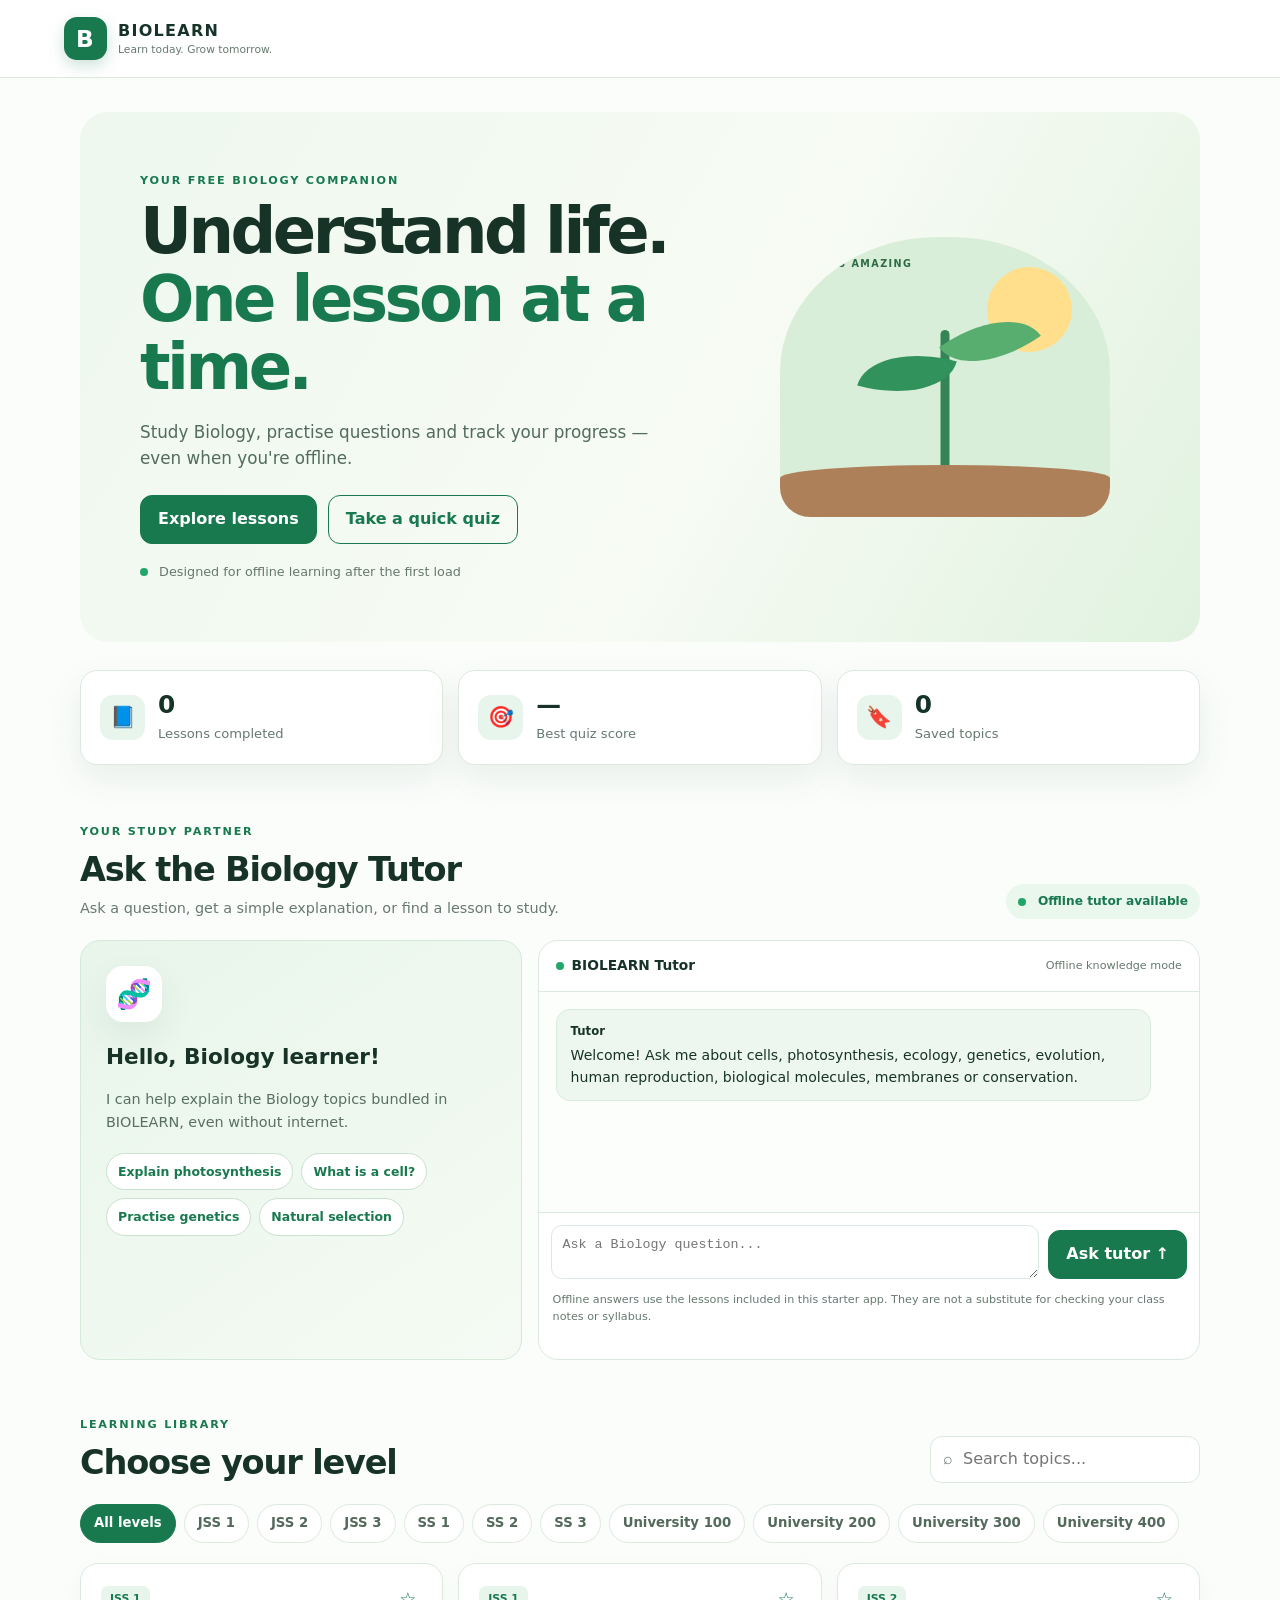
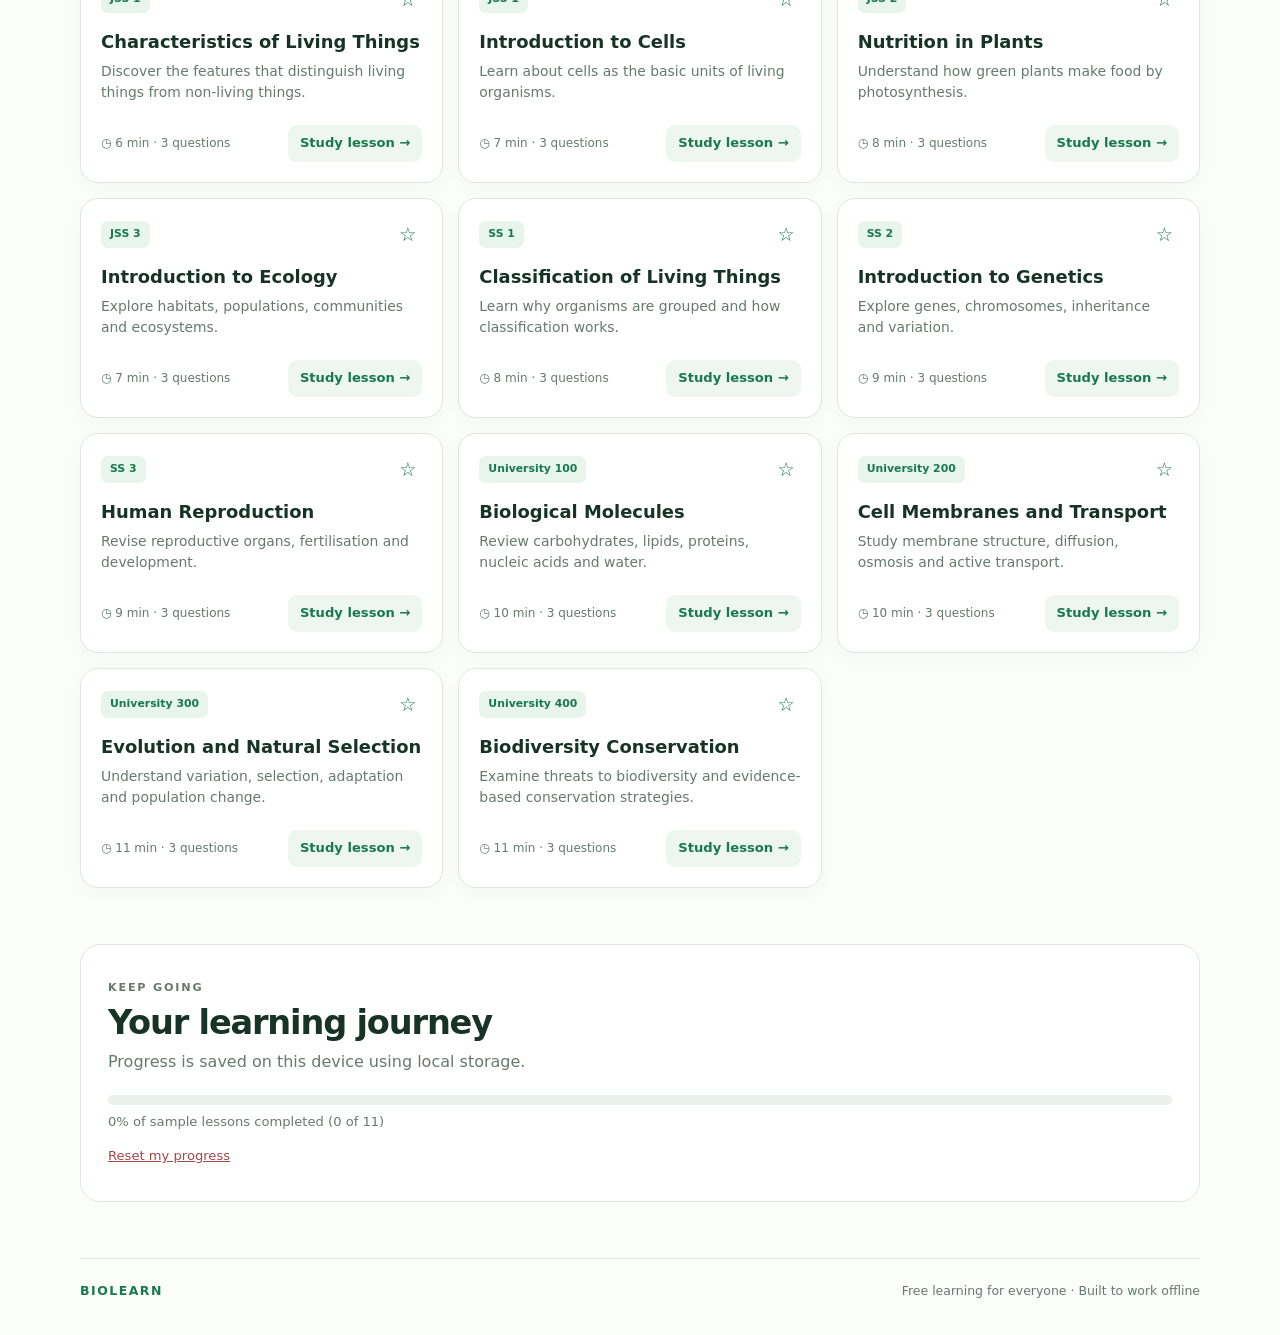
<file: index.html>
<!doctype html>
<html lang="en">
<head>
  <meta charset="utf-8">
  <meta name="viewport" content="width=device-width, initial-scale=1">
  <meta name="theme-color" content="#18794e">
  <meta name="description" content="Free offline Biology lessons and quizzes for Nigerian learners.">
  <title>BIOLEARN — Biology, made easier</title>
  <link rel="manifest" href="manifest.json">
  <link rel="icon" href="icon.svg" type="image/svg+xml">
  <link rel="stylesheet" href="styles.css">
</head>
<body>
  <header class="topbar">
    <a class="brand" href="#" aria-label="BIOLEARN home"><span class="brand-mark">B</span><span>BIOLEARN<small>Learn today. Grow tomorrow.</small></span></a>
    <button id="installBtn" class="button button-light hidden" type="button">Install app</button>
  </header>

  <main class="container">
    <section class="hero">
      <div>
        <p class="eyebrow">YOUR FREE BIOLOGY COMPANION</p>
        <h1>Understand life.<br><span>One lesson at a time.</span></h1>
        <p class="hero-copy">Study Biology, practise questions and track your progress — even when you're offline.</p>
        <div class="hero-actions">
          <button class="button" id="startLearningBtn" type="button">Explore lessons</button>
          <button class="button button-outline" id="dailyQuizBtn" type="button">Take a quick quiz</button>
        </div>
        <p class="offline-note"><span class="status-dot"></span> Designed for offline learning after the first load</p>
      </div>
      <div class="hero-art" aria-label="Illustration of a plant growing from soil">
        <div class="sun"></div><div class="leaf leaf-one"></div><div class="leaf leaf-two"></div>
        <div class="stem"></div><div class="soil"></div>
        <div class="art-label">LIFE IS AMAZING</div>
      </div>
    </section>

    <section class="stats-grid" aria-label="Your learning progress">
      <article class="stat-card"><span class="stat-icon">📘</span><div><strong id="lessonsDone">0</strong><span>Lessons completed</span></div></article>
      <article class="stat-card"><span class="stat-icon">🎯</span><div><strong id="bestScore">—</strong><span>Best quiz score</span></div></article>
      <article class="stat-card"><span class="stat-icon">🔖</span><div><strong id="savedCount">0</strong><span>Saved topics</span></div></article>
    </section>


    <section class="section tutor-section" id="tutorSection">
      <div class="section-heading"><div><p class="eyebrow">YOUR STUDY PARTNER</p><h2>Ask the Biology Tutor</h2><p class="section-subtitle">Ask a question, get a simple explanation, or find a lesson to study.</p></div><span class="offline-pill"><span class="status-dot"></span> Offline tutor available</span></div>
      <div class="tutor-layout">
        <div class="tutor-welcome">
          <div class="tutor-avatar">🧬</div>
          <h3>Hello, Biology learner!</h3>
          <p>I can help explain the Biology topics bundled in BIOLEARN, even without internet.</p>
          <div class="tutor-suggestions">
            <button type="button" class="suggestion-chip" data-prompt="Explain photosynthesis in simple words">Explain photosynthesis</button>
            <button type="button" class="suggestion-chip" data-prompt="What is a cell?">What is a cell?</button>
            <button type="button" class="suggestion-chip" data-prompt="Quiz me about genetics">Practise genetics</button>
            <button type="button" class="suggestion-chip" data-prompt="Explain natural selection">Natural selection</button>
          </div>
        </div>
        <div class="tutor-chat">
          <div class="chat-topline"><span class="chat-live-dot"></span><strong>BIOLEARN Tutor</strong><span id="tutorModeLabel">Offline knowledge mode</span></div>
          <div id="tutorMessages" class="tutor-messages" aria-live="polite">
            <div class="chat-message tutor-message"><strong>Tutor</strong><p>Welcome! Ask me about cells, photosynthesis, ecology, genetics, evolution, human reproduction, biological molecules, membranes or conservation.</p></div>
          </div>
          <form id="tutorForm" class="tutor-form">
            <label class="sr-only" for="tutorInput">Ask a Biology question</label>
            <textarea id="tutorInput" rows="2" maxlength="800" placeholder="Ask a Biology question..." required></textarea>
            <button class="button" type="submit" id="tutorSendBtn">Ask tutor ↑</button>
          </form>
          <p class="tutor-disclaimer">Offline answers use the lessons included in this starter app. They are not a substitute for checking your class notes or syllabus.</p>
        </div>
      </div>
    </section>

    <section class="section" id="learnSection">
      <div class="section-heading"><div><p class="eyebrow">LEARNING LIBRARY</p><h2>Choose your level</h2></div><label class="search-wrap"><span>⌕</span><input id="searchInput" type="search" placeholder="Search topics..." aria-label="Search topics"></label></div>
      <div class="filters" id="levelFilters" aria-label="Filter by level"></div>
      <div id="lessonGrid" class="lesson-grid"></div>
      <p id="emptyMessage" class="empty-message hidden">No topics found. Try another search or level.</p>
    </section>

    <section class="section progress-panel">
      <div><p class="eyebrow">KEEP GOING</p><h2>Your learning journey</h2><p>Progress is saved on this device using local storage.</p></div>
      <div class="progress-track"><div id="progressBar" class="progress-fill"></div></div>
      <p id="progressText" class="progress-text">0% of sample lessons completed</p>
      <button id="resetProgressBtn" class="text-button" type="button">Reset my progress</button>
    </section>
    <footer><span class="brand-mini">BIOLEARN</span><span>Free learning for everyone · Built to work offline</span></footer>
  </main>

  <dialog id="lessonDialog" class="modal">
    <div class="modal-header"><div><p class="eyebrow" id="modalLevel"></p><h2 id="modalTitle">Lesson title</h2></div><button class="icon-button" id="closeLessonBtn" aria-label="Close lesson">✕</button></div>
    <div id="modalBody" class="lesson-body"></div>
    <div class="modal-actions"><button id="bookmarkBtn" class="button button-outline" type="button">☆ Save topic</button><button id="markCompleteBtn" class="button" type="button">Mark complete</button><button id="startTopicQuizBtn" class="button button-dark" type="button">Take topic quiz</button></div>
  </dialog>

  <dialog id="quizDialog" class="modal quiz-modal">
    <div class="modal-header"><div><p class="eyebrow">PRACTICE TIME</p><h2 id="quizTitle">Biology quiz</h2></div><button class="icon-button" id="closeQuizBtn" aria-label="Close quiz">✕</button></div>
    <div id="quizBody"></div>
  </dialog>
  <script src="app.js" defer></script>
</body>
</html>
</file>
<file: styles.css>
:root{--green:#18794e;--green-dark:#105c3a;--green-soft:#e8f5ec;--mint:#f4faf5;--ink:#173328;--muted:#66796f;--line:#dce9df;--white:#fff;--gold:#f3bd52;--shadow:0 14px 35px rgba(24,76,48,.08)}
*{box-sizing:border-box}html{scroll-behavior:smooth}body{margin:0;background:#fbfdfb;color:var(--ink);font-family:Inter,ui-sans-serif,system-ui,-apple-system,BlinkMacSystemFont,"Segoe UI",sans-serif;line-height:1.55}button,input{font:inherit}button{cursor:pointer}.topbar{height:78px;display:flex;align-items:center;justify-content:space-between;padding:0 max(5vw,20px);background:#fff;border-bottom:1px solid var(--line)}.brand{display:flex;align-items:center;gap:11px;color:var(--ink);font-weight:850;letter-spacing:.08em;text-decoration:none}.brand-mark{display:grid;place-items:center;background:var(--green);color:#fff;border-radius:13px;width:43px;height:43px;font-size:1.45rem;box-shadow:0 6px 15px #18794e35}.brand small{display:block;color:var(--muted);font-size:.67rem;font-weight:500;letter-spacing:0;margin-top:-2px}.container{width:min(1120px,90%);margin:auto}.hero{margin:34px 0 28px;padding:clamp(28px,5vw,60px);border-radius:28px;background:linear-gradient(120deg,#eef8ef 0%,#f7fbf4 57%,#e0f2df 100%);display:grid;grid-template-columns:1.2fr .8fr;align-items:center;gap:25px;overflow:hidden}.eyebrow{font-size:.7rem;letter-spacing:.16em;font-weight:800;color:var(--green);margin:0 0 9px}.hero h1{font-size:clamp(2.3rem,5vw,4.1rem);letter-spacing:-.055em;line-height:1.06;margin:0 0 17px}.hero h1 span{color:var(--green)}.hero-copy{max-width:530px;color:#526b5b;font-size:1.05rem}.hero-actions{display:flex;gap:11px;flex-wrap:wrap;margin-top:24px}.button{border:1px solid var(--green);background:var(--green);color:#fff;border-radius:12px;padding:11px 17px;font-weight:750;transition:.2s}.button:hover{background:var(--green-dark);transform:translateY(-1px)}.button-light{background:#fff;color:var(--green)}.button-light:hover{color:#fff}.button-outline{background:transparent;color:var(--green)}.button-outline:hover{color:#fff}.button-dark{background:#173328;border-color:#173328}.offline-note{font-size:.8rem;color:var(--muted);margin:18px 0 0}.status-dot{display:inline-block;width:8px;height:8px;background:#22a568;border-radius:50%;margin-right:7px}.hero-art{height:280px;max-width:330px;width:100%;justify-self:center;position:relative;border-radius:48% 48% 30px 30px;background:#d9eed8;overflow:hidden}.sun{position:absolute;width:85px;height:85px;background:#ffdf8b;border-radius:50%;top:30px;right:38px}.stem{position:absolute;width:9px;height:145px;background:#358455;left:50%;bottom:42px;border-radius:10px;transform:translateX(-50%)}.leaf{position:absolute;width:90px;height:49px;background:#32925c;border-radius:100% 0 100% 0;z-index:2}.leaf-one{left:calc(50% - 83px);top:112px;transform:rotate(15deg)}.leaf-two{left:50%;top:80px;transform:rotate(-35deg) scaleX(-1);background:#58ae6e}.soil{position:absolute;height:52px;left:0;right:0;bottom:0;background:#ad8059;border-radius:50% 50% 0 0/25% 25% 0 0}.art-label{position:absolute;top:20px;left:20px;color:#2e6b45;font-size:.6rem;letter-spacing:.15em;font-weight:900}.stats-grid{display:grid;grid-template-columns:repeat(3,1fr);gap:15px;margin:22px 0 58px}.stat-card{display:flex;align-items:center;gap:13px;background:#fff;border:1px solid var(--line);border-radius:17px;padding:19px;box-shadow:var(--shadow)}.stat-icon{display:grid;place-items:center;background:var(--green-soft);width:45px;height:45px;border-radius:13px;font-size:1.3rem}.stat-card strong{display:block;font-size:1.55rem;line-height:1.25}.stat-card span:last-child{font-size:.82rem;color:var(--muted)}.section{margin:0 0 56px}.section-heading{display:flex;justify-content:space-between;align-items:end;gap:18px;margin-bottom:21px}.section h2,.modal h2{font-size:clamp(1.5rem,3vw,2.1rem);letter-spacing:-.035em;line-height:1.2;margin:0}.search-wrap{display:flex;align-items:center;gap:8px;background:#fff;border:1px solid var(--line);border-radius:12px;padding:9px 12px;min-width:min(270px,100%);color:var(--muted)}.search-wrap input{border:0;outline:0;background:transparent;width:100%;min-width:0}.filters{display:flex;gap:8px;flex-wrap:wrap;margin-bottom:20px}.filter-btn{border:1px solid var(--line);background:#fff;color:#53695b;padding:8px 13px;border-radius:999px;font-size:.83rem;font-weight:700}.filter-btn.active,.filter-btn:hover{background:var(--green);border-color:var(--green);color:#fff}.lesson-grid{display:grid;grid-template-columns:repeat(3,1fr);gap:15px}.lesson-card{background:#fff;border:1px solid var(--line);border-radius:18px;padding:20px;display:flex;flex-direction:column;min-height:220px;transition:.2s;box-shadow:0 5px 18px #184c3008}.lesson-card:hover{transform:translateY(-3px);box-shadow:var(--shadow);border-color:#a9d3b5}.card-top{display:flex;justify-content:space-between;align-items:center;gap:10px}.level-tag{font-size:.68rem;font-weight:800;color:var(--green);background:var(--green-soft);padding:5px 9px;border-radius:7px}.bookmark-small{border:0;background:transparent;font-size:1.2rem;color:var(--green)}.lesson-card h3{font-size:1.12rem;margin:15px 0 7px;line-height:1.3}.lesson-card p{font-size:.87rem;color:var(--muted);margin:0 0 18px}.card-bottom{display:flex;align-items:center;justify-content:space-between;gap:8px;margin-top:auto}.read-time{font-size:.75rem;color:var(--muted)}.small-button{border:0;background:#edf7ef;color:var(--green);border-radius:9px;padding:8px 12px;font-size:.82rem;font-weight:800}.empty-message{padding:30px;text-align:center;color:var(--muted)}.progress-panel{padding:27px;background:#fff;border:1px solid var(--line);border-radius:20px}.progress-panel p{color:var(--muted);margin:7px 0}.progress-track{height:10px;background:#eaf1eb;border-radius:999px;overflow:hidden;margin-top:20px}.progress-fill{height:100%;width:0;background:linear-gradient(90deg,#18794e,#61bc7b);border-radius:999px;transition:width .3s}.progress-text{font-size:.82rem}.text-button{border:0;background:none;color:#a34747;text-decoration:underline;padding:7px 0;font-size:.82rem}footer{display:flex;justify-content:space-between;gap:15px;padding:22px 0 35px;border-top:1px solid var(--line);font-size:.78rem;color:var(--muted)}.brand-mini{font-weight:900;color:var(--green);letter-spacing:.12em}.modal{width:min(720px,calc(100% - 24px));max-height:88vh;border:1px solid var(--line);border-radius:20px;padding:0;box-shadow:0 25px 100px #102c1d40;color:var(--ink)}.modal::backdrop{background:#0c2016a6;backdrop-filter:blur(3px)}.modal-header{display:flex;align-items:flex-start;justify-content:space-between;gap:18px;padding:24px 25px 18px;border-bottom:1px solid var(--line)}.icon-button{border:1px solid var(--line);background:#fff;border-radius:10px;width:37px;height:37px;color:var(--ink);font-size:1rem}.lesson-body{padding:22px 25px;max-height:54vh;overflow:auto}.lesson-body h3{margin:22px 0 8px}.lesson-body p,.lesson-body li{color:#4e6255}.lesson-body li{margin:6px 0}.diagram{background:#eff8ef;border:1px solid #d4e9d7;border-radius:15px;padding:18px;margin:17px 0;text-align:center}.cell-diagram{width:190px;height:135px;border:3px solid #479b66;border-radius:50%;margin:12px auto;background:#d7f0d8;display:grid;place-items:center;position:relative;color:#1a6139;font-weight:800}.cell-diagram:before{content:"";position:absolute;width:35px;height:35px;border-radius:50%;background:#8db7e3;border:2px solid #4578a5;left:47px;top:45px}.cell-diagram:after{content:"";position:absolute;width:20px;height:12px;border-radius:50%;background:#6ebc76;right:36px;top:28px;box-shadow:-12px 57px #6ebc76,24px 30px #6ebc76}.diagram small{display:block;color:#53695b}.modal-actions{padding:17px 25px 23px;display:flex;flex-wrap:wrap;gap:9px;border-top:1px solid var(--line)}.quiz-modal{width:min(640px,calc(100% - 24px))}#quizBody{padding:23px 25px 28px}.quiz-progress{height:6px;background:#eaf1eb;border-radius:20px;margin:12px 0 22px;overflow:hidden}.quiz-progress div{height:100%;background:var(--green)}.question-count{color:var(--green);font-weight:800;font-size:.78rem}.question-text{font-size:1.15rem;font-weight:800;margin:10px 0 18px}.answer-option{display:flex;align-items:flex-start;gap:10px;padding:12px 13px;border:1px solid var(--line);border-radius:12px;margin:9px 0;cursor:pointer}.answer-option:hover{background:#f5faf5}.answer-option input{margin-top:5px;accent-color:var(--green)}.answer-option.correct{border-color:#3b9d61;background:#edf9ef}.answer-option.wrong{border-color:#d26b6b;background:#fff2f2}.explanation{padding:13px;background:#f0f8f1;border-radius:11px;margin-top:14px;color:#345641;font-size:.9rem}.quiz-controls{display:flex;justify-content:space-between;align-items:center;gap:10px;margin-top:18px}.result-box{text-align:center;padding:18px}.result-score{font-size:3rem;font-weight:900;color:var(--green);letter-spacing:-.05em}.hidden{display:none!important}
@media(max-width:760px){.hero{grid-template-columns:1fr;padding:30px 23px}.hero-art{height:205px;width:220px;justify-self:center}.hero h1{font-size:2.6rem}.stats-grid{gap:8px;margin-bottom:42px}.stat-card{padding:12px 9px;gap:8px;align-items:flex-start}.stat-icon{width:34px;height:34px;font-size:1rem;border-radius:10px}.stat-card strong{font-size:1.2rem}.stat-card span:last-child{font-size:.7rem}.section-heading{align-items:stretch;flex-direction:column}.search-wrap{min-width:0}.lesson-grid{grid-template-columns:repeat(2,minmax(0,1fr));gap:10px}.lesson-card{padding:14px;min-height:225px}.lesson-card h3{font-size:1rem}.lesson-card p{font-size:.8rem}.card-bottom{align-items:flex-start;flex-direction:column}.small-button{width:100%}.modal-actions .button{flex:1;min-width:130px}.modal-header,.lesson-body,#quizBody{padding-left:18px;padding-right:18px}footer{flex-direction:column}}
@media(max-width:410px){.lesson-grid{grid-template-columns:1fr}.lesson-card{min-height:0}.card-bottom{flex-direction:row;align-items:center}.small-button{width:auto}.hero h1{font-size:2.25rem}.stat-card{flex-direction:column}.stats-grid{align-items:stretch}}


/* Offline Biology tutor */
.section-subtitle{color:var(--muted);margin:7px 0 0;font-size:.9rem}.offline-pill{display:inline-flex;align-items:center;gap:5px;white-space:nowrap;padding:8px 12px;background:#eaf7ed;color:var(--green);border-radius:999px;font-size:.76rem;font-weight:800}.tutor-layout{display:grid;grid-template-columns:.8fr 1.2fr;gap:16px;align-items:stretch}.tutor-welcome{background:linear-gradient(145deg,#e8f5eb,#f5fbf4);border:1px solid #d5e9d9;border-radius:20px;padding:25px}.tutor-avatar{width:56px;height:56px;display:grid;place-items:center;border-radius:17px;background:#fff;font-size:1.8rem;box-shadow:var(--shadow)}.tutor-welcome h3{font-size:1.35rem;margin:18px 0 6px}.tutor-welcome p{font-size:.9rem;color:#587060}.tutor-suggestions{display:flex;flex-wrap:wrap;gap:8px;margin-top:20px}.suggestion-chip{border:1px solid #c9e2cf;background:#fff;color:var(--green);border-radius:999px;padding:8px 11px;font-size:.78rem;font-weight:700}.suggestion-chip:hover{background:var(--green);color:#fff}.tutor-chat{border:1px solid var(--line);border-radius:20px;background:#fff;overflow:hidden;display:flex;flex-direction:column;min-height:420px}.chat-topline{display:flex;align-items:center;gap:8px;padding:14px 17px;border-bottom:1px solid var(--line);font-size:.86rem}.chat-live-dot{width:8px;height:8px;border-radius:50%;background:#22a568}.chat-topline span:last-child{margin-left:auto;color:var(--muted);font-size:.7rem}.tutor-messages{padding:17px;display:flex;flex-direction:column;gap:12px;overflow-y:auto;max-height:390px;min-height:220px;background:#fcfefc}.chat-message{max-width:95%;padding:12px 14px;border-radius:14px;font-size:.88rem;line-height:1.55;overflow-wrap:anywhere}.chat-message strong{display:block;font-size:.73rem;margin-bottom:5px}.chat-message p{margin:0;white-space:pre-wrap}.tutor-message{align-self:flex-start;background:#edf7ef;border:1px solid #d9ebdd}.user-message{align-self:flex-end;background:#18794e;color:#fff}.tutor-message ul{margin:8px 0 0;padding-left:20px}.tutor-form{display:flex;align-items:flex-end;gap:9px;padding:12px;border-top:1px solid var(--line)}.tutor-form textarea{resize:vertical;min-height:46px;max-height:120px;flex:1;width:100%;border:1px solid var(--line);border-radius:11px;padding:11px;outline-color:var(--green);background:#fff;color:var(--ink)}.tutor-form .button{white-space:nowrap;min-height:46px}.tutor-disclaimer{margin:0;padding:0 14px 13px;font-size:.7rem;color:var(--muted)}.sr-only{position:absolute;width:1px;height:1px;padding:0;margin:-1px;overflow:hidden;clip:rect(0,0,0,0);white-space:nowrap;border:0}
@media(max-width:760px){.tutor-layout{grid-template-columns:1fr}.tutor-welcome{padding:20px}.tutor-chat{min-height:380px}.offline-pill{align-self:flex-start}.tutor-form{align-items:stretch;flex-direction:column}.tutor-form .button{align-self:flex-end}}
</file>
